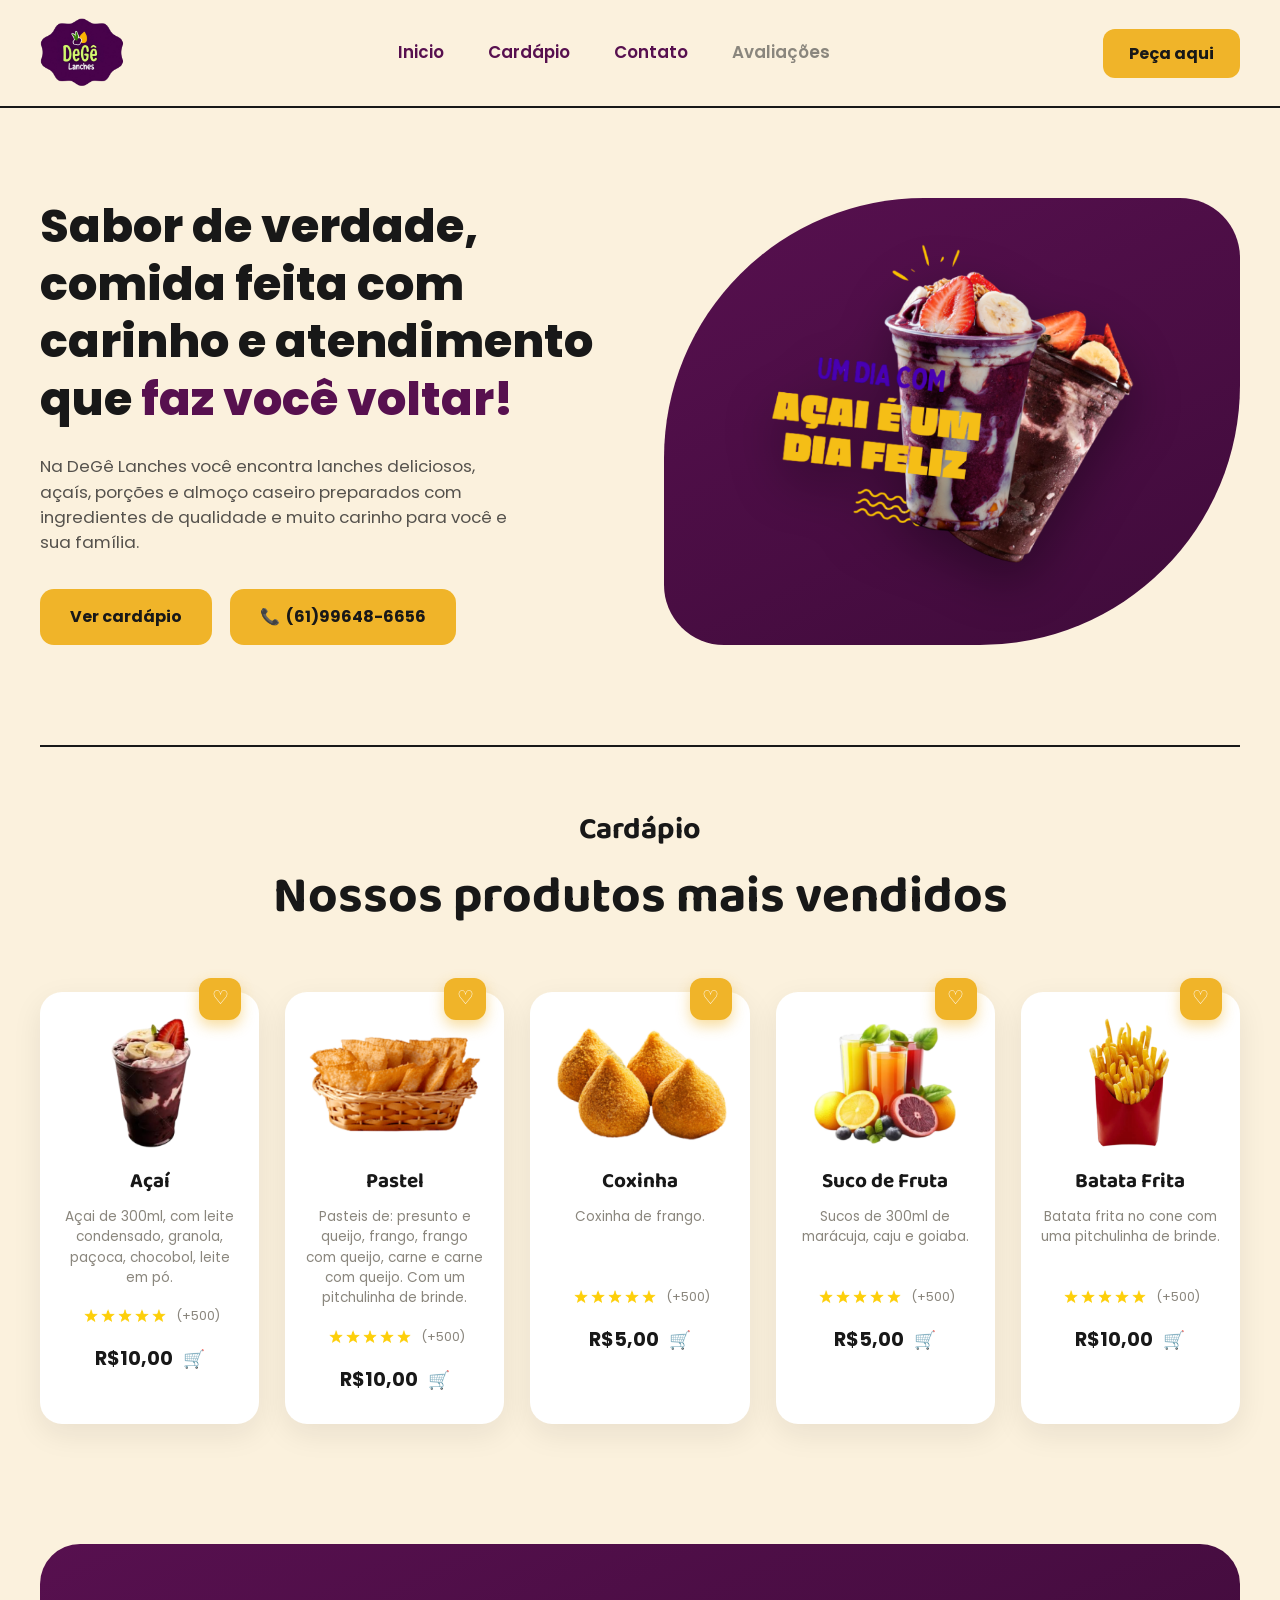
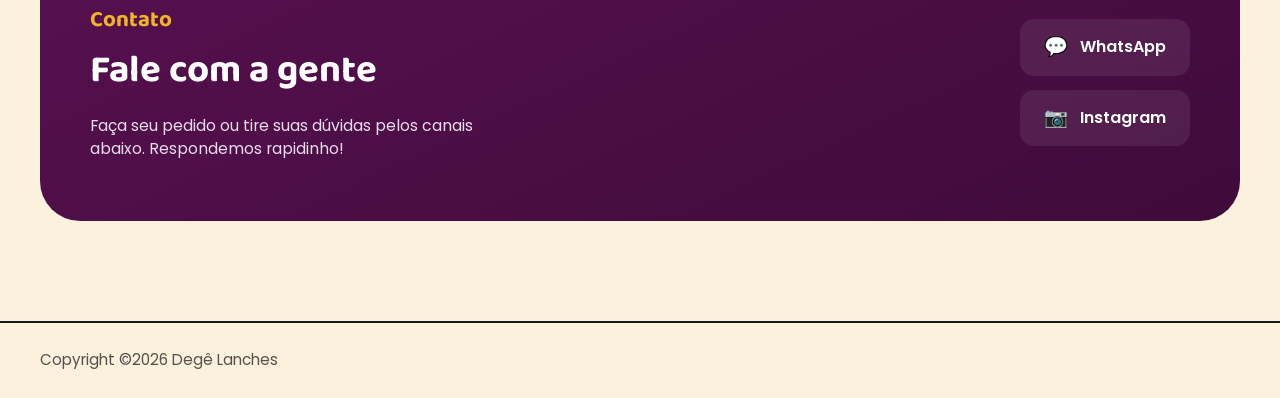
<file: index.html>
<!DOCTYPE html>
<html lang="pt-br">
<head>
    <meta charset="UTF-8">
    <meta name="viewport" content="width=device-width, initial-scale=1.0">
    <link rel="preconnect" href="https://fonts.googleapis.com">
    <link rel="preconnect" href="https://fonts.gstatic.com" crossorigin>
    <link href="https://fonts.googleapis.com/css2?family=Baloo+2:wght@600;700;800&family=Poppins:wght@400;500;600;700;800&display=swap" rel="stylesheet">
    <link rel="stylesheet" href="style.css">
    <title>DeGê Lanches</title>
</head>

<body id="inicio">

<header class="cabecalho">
    <div class="nav_bar">
        <div class="logo">
            <img src="imagens/Dege_Lanches_Logo-removebg-preview.png" alt="DeGê Lanches">
        </div>

        <nav class="links">
            <a href="#inicio">Inicio</a>
            <a href="#cardapio-secao">Cardápio</a>
            <a href="#contato-secao">Contato</a>
            <p>Avaliações</p>
        </nav>

        <a href="https://wa.me/5561996486656">
        <button class="btn-peca-aqui">Peça aqui</button>
        </a>
    </div>
</header>

<main class="conteudo">

    <section class="hero">
        <div class="hero-texto">
            <h2 class="texto">Sabor de verdade, <br>
                comida feita com <br>
                carinho e atendimento <br>
                que <span class="destaque">faz você voltar!</span>
            </h2>

            <p class="descricao">
                Na DeGê Lanches você encontra lanches deliciosos, açaís,
                porções e almoço caseiro preparados com ingredientes de
                qualidade e muito carinho para você e sua família.
            </p>

            <div class="opcoes">
                <a href="#cardapio-secao" class="btn-cardapio">Ver cardápio</a>

                <a href="https://wa.me/5561996486656" class="btn-telefone">
                    <span class="icone-telefone">&#128222;</span>
                    (61)99648-6656
                </a>
            </div>
        </div>

        <div class="hero-imagem">
            <img class="foto_exibicao"
                 src="imagens/ea1a03c4-e547-437b-a51c-0a3da099a26e.png"
                 alt="Açaí DeGê Lanches">
        </div>
    </section>


    <section class="cardapio-secao" id="cardapio-secao">

        <div class="cardapio-titulo">
            <h1>Cardápio</h1>
            <h2>Nossos produtos mais vendidos</h2>
        </div>

        <div class="container">

            <div class="produto-card acai">
                <div class="badge-favorito">&#9825;</div>

                <img src="imagens/cb75b860-e7ca-4eac-af41-f4264499825a.png"
                     alt="Açaí">

                <h1 class="nome-produto">Açaí</h1>

                <p class="descricao-produto">
                    Açai de 300ml, com leite condensado, granola, paçoca,
                    chocobol, leite em pó.
                </p>

                <div class="cinco-estrelas">
                    <img src="imagens/five-stars-icon-on-transparent-background-free-png.webp"
                         alt="5 estrelas">
                    <p>(+500)</p>
                </div>

                <div class="preco-linha">
                    <h1 class="preco">R$10,00</h1>
                    <span class="carrinho">&#128722;</span>
                </div>
            </div>


            <div class="produto-card pastel">
                <div class="badge-favorito">&#9825;</div>

                <img src="imagens/0764c602-b1e8-43a0-a7f9-839c49763763.png"
                     alt="Pastel">

                <h1 class="nome-produto">Pastel</h1>

                <p class="descricao-produto">
                    Pasteis de: presunto e queijo, frango, frango com queijo,
                    carne e carne com queijo. Com um pitchulinha de brinde.
                </p>

                <div class="cinco-estrelas">
                    <img src="imagens/five-stars-icon-on-transparent-background-free-png.webp"
                         alt="5 estrelas">
                    <p>(+500)</p>
                </div>

                <div class="preco-linha">
                    <h1 class="preco">R$10,00</h1>
                    <span class="carrinho">&#128722;</span>
                </div>
            </div>


            <div class="produto-card coxinha">
                <div class="badge-favorito">&#9825;</div>

                <img src="imagens/99c15a7d-0e9e-4369-b578-86ce59105bc8.png"
                     alt="Coxinha">

                <h1 class="nome-produto">Coxinha</h1>

                <p class="descricao-produto">
                    Coxinha de frango.
                </p>

                <div class="cinco-estrelas">
                    <img src="imagens/five-stars-icon-on-transparent-background-free-png.webp"
                         alt="5 estrelas">
                    <p>(+500)</p>
                </div>

                <div class="preco-linha">
                    <h1 class="preco">R$5,00</h1>
                    <span class="carrinho">&#128722;</span>
                </div>
            </div>


            <div class="produto-card suco-de-frutas">
                <div class="badge-favorito">&#9825;</div>

                <img src="imagens/ba9c9bf1-e7d7-4335-b981-184b8977afb8.png"
                     alt="Suco de Fruta">

                <h1 class="nome-produto">Suco de Fruta</h1>

                <p class="descricao-produto">
                    Sucos de 300ml de marácuja, caju e goiaba.
                </p>

                <div class="cinco-estrelas">
                    <img src="imagens/five-stars-icon-on-transparent-background-free-png.webp"
                         alt="5 estrelas">
                    <p>(+500)</p>
                </div>

                <div class="preco-linha">
                    <h1 class="preco">R$5,00</h1>
                    <span class="carrinho">&#128722;</span>
                </div>
            </div>


            <div class="produto-card batata-frita">
                <div class="badge-favorito">&#9825;</div>

                <img src="imagens/e9290ec5-24e0-4d85-98c1-7668468da373.png"
                     alt="Batata Frita">

                <h1 class="nome-produto">Batata Frita</h1>

                <p class="descricao-produto">
                    Batata frita no cone com uma pitchulinha de brinde.
                </p>

                <div class="cinco-estrelas">
                    <img src="imagens/five-stars-icon-on-transparent-background-free-png.webp"
                         alt="5 estrelas">
                    <p>(+500)</p>
                </div>

                <div class="preco-linha">
                    <h1 class="preco">R$10,00</h1>
                    <span class="carrinho">&#128722;</span>
                </div>
            </div>

        </div>
    </section>


    <section class="contato-secao" id="contato-secao">

        <div class="contato-caixa">

            <div class="contato-texto">
                <h1>Contato</h1>
                <h2>Fale com a gente</h2>

                <p class="contato-descricao">
                    Faça seu pedido ou tire suas dúvidas pelos canais abaixo.
                    Respondemos rapidinho!
                </p>
            </div>

            <div class="contato-lista">

                <a href="https://wa.me/5561996486656" class="contato-item">
                    <span class="contato-icone">&#128172;</span>
                    <span>WhatsApp</span>
                </a>

                <a href="https://www.instagram.com/degelanche?stkn=MTNpdzZ5amg5bTFlZw==" class="contato-item">
                    <span class="contato-icone">&#128247;</span>
                    <span>Instagram</span>
                </a>

            </div>
        </div>
    </section>

</main>


<footer class="rodape">

    <p>Copyright ©2026 Degê Lanches</p>

    <div class="redes-sociais-rodape">
    </div>

</footer>


<script link="script" href></script>

</body>
</html>
</file>
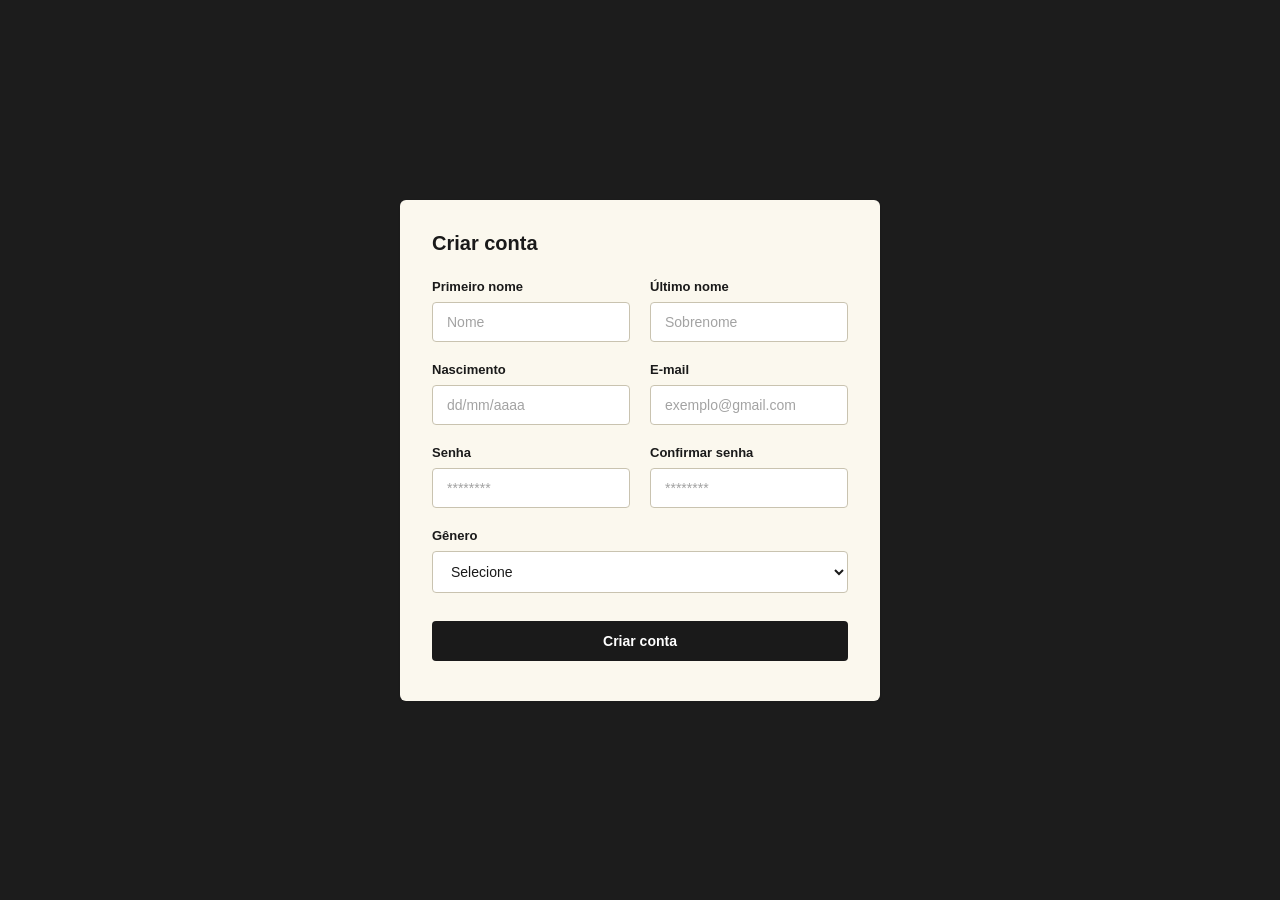
<file: teladecadastro/index.html>
<!DOCTYPE html>
<html lang="pt-BR">
<head>
  <meta charset="UTF-8">
  <meta name="viewport" content="width=device-width, initial-scale=1.0">
  <title>Criar conta</title>
  <link rel="stylesheet" href="style.css">
</head>
<body>

  <div class="card">
    <h1>Criar conta</h1>

    <form id="signup-form">
      <div class="row">
        <div class="field">
          <label for="first-name">Primeiro nome</label>
          <input type="text" id="first-name" name="firstName" placeholder="Nome" required>
        </div>

        <div class="field">
          <label for="last-name">Último nome</label>
          <input type="text" id="last-name" name="lastName" placeholder="Sobrenome" required>
        </div>
      </div>

      <div class="row">
        <div class="field">
          <label for="birth-date">Nascimento</label>
          <input type="text" id="birth-date" name="birthDate" placeholder="dd/mm/aaaa" inputmode="numeric" maxlength="10" required>
        </div>

        <div class="field">
          <label for="email">E-mail</label>
          <input type="email" id="email" name="email" placeholder="exemplo@gmail.com" required>
        </div>
      </div>

      <div class="row">
        <div class="field">
          <label for="password">Senha</label>
          <input type="password" id="password" name="password" placeholder="********" required minlength="8">
        </div>

        <div class="field">
          <label for="confirm-password">Confirmar senha</label>
          <input type="password" id="confirm-password" name="confirmPassword" placeholder="********" required minlength="8">
        </div>
      </div>

      <div class="field">
        <label for="gender">Gênero</label>
        <select id="gender" name="gender">
          <option value="" disabled selected>Selecione</option>
          <option value="masculino">Masculino</option>
          <option value="feminino">Feminino</option>
          <option value="outro">Outro</option>
        </select>
      </div>

      <div class="submit-row">
        <button type="submit" class="submit">Criar conta</button>
      </div>
    </form>
  </div>

  <script src="script.js"></script>
</body>
</html>
</file>
<file: style.css>
/* ==========================================================================
   DeGê Lanches — estilos gerais
   ========================================================================== */

:root {
    --creme: #fbf1dd;
    --roxo: #57104f;
    --roxo-escuro: #3f0b3a;
    --amarelo: #f0b429;
    --amarelo-escuro: #dd9f1a;
    --preto: #181818;
    --cinza: #55524d;
    --cinza-claro: #8a867d;
    --branco: #ffffff;

    --fonte-titulo: "Baloo 2", "Poppins", sans-serif;
    --fonte-corpo: "Poppins", sans-serif;

    --raio-card: 22px;
    --sombra-card: 0 10px 30px rgba(24, 24, 24, 0.08);
}

* {
    margin: 0;
    padding: 0;
    box-sizing: border-box;
}

html {
    scroll-behavior: smooth;
}

body {
    background-color: var(--creme);
    color: var(--preto);
    font-family: var(--fonte-corpo);
    line-height: 1.5;
    overflow-x: hidden;
}

img {
    display: block;
    max-width: 100%;
}

button {
    font-family: var(--fonte-corpo);
    cursor: pointer;
    border: none;
}

a {
    text-decoration: none;
    color: inherit;
}

/* ==========================================================================
   Cabeçalho
   ========================================================================== */

.cabecalho {
    border-bottom: 2px solid var(--preto);
    background-color: var(--creme);
    position: sticky;
    top: 0;
    z-index: 100;
}

.nav_bar {
    max-width: 1360px;
    margin: 0 auto;
    padding: 18px 40px;
    display: flex;
    align-items: center;
    justify-content: space-between;
    gap: 24px;
}

.logo img {
    height: 70px;
    width: auto;
}

.links {
    display: flex;
    align-items: center;
    gap: 44px;
}

.links a,
.links p {
    font-weight: 600;
    font-size: 1.05rem;
    color: var(--roxo);
}

.links a {
    cursor: pointer;
    transition: color 0.2s ease;
}

.links a:hover {
    color: var(--amarelo-escuro);
}

.links p {
    color: var(--cinza-claro);
    cursor: default;
}

.btn-peca-aqui {
    background-color: var(--amarelo);
    color: var(--preto);
    font-weight: 700;
    font-size: 1rem;
    padding: 12px 26px;
    border-radius: 12px;
    transition: transform 0.15s ease, background-color 0.2s ease;
}

.btn-peca-aqui:hover {
    background-color: var(--amarelo-escuro);
    transform: translateY(-2px);
}

/* ==========================================================================
   Hero
   ========================================================================== */

.conteudo {
    max-width: 1360px;
    margin: 0 auto;
    padding: 0 40px;
}

.hero {
    display: flex;
    align-items: center;
    justify-content: space-between;
    gap: 64px;
    padding: 90px 0 100px;
}

.hero-texto {
    flex: 1 1 480px;
    max-width: 560px;
}

.texto {
    font-family: var(--fonte-corpo);
    font-weight: 800;
    font-size: clamp(2.1rem, 3.6vw, 2.9rem);
    line-height: 1.25;
    color: var(--preto);
}

.texto .destaque {
    color: var(--roxo);
}

.descricao {
    margin-top: 26px;
    color: var(--cinza);
    font-size: 1.05rem;
    max-width: 480px;
}

.opcoes {
    display: flex;
    align-items: center;
    gap: 18px;
    margin-top: 34px;
}

/* Os dois links de "Ver cardápio" e telefone são estilizados como botões */
.opcoes a {
    display: inline-flex;
    align-items: center;
    justify-content: center;
    background-color: var(--amarelo);
    color: var(--preto);
    font-weight: 700;
    font-size: 1rem;
    padding: 16px 30px;
    border-radius: 14px;
    transition: transform 0.15s ease, background-color 0.2s ease;
}

.opcoes a:hover {
    background-color: var(--amarelo-escuro);
    transform: translateY(-2px);
}

.icone-telefone {
    margin-right: 6px;
}


.hero-imagem {
    position: relative;
    flex: 1 1 480px;
    max-width: 640px;
    aspect-ratio: 4 / 3.1;
    background: linear-gradient(155deg, var(--roxo) 0%, var(--roxo-escuro) 100%);
    border-radius: 260px 60px 260px 60px;
    display: flex;
    align-items: center;
    justify-content: center;
    overflow: hidden;
}

.foto_exibicao {
    max-width: 78%;
    max-height: 82%;
    object-fit: contain;
    filter: drop-shadow(0 20px 25px rgba(0, 0, 0, 0.35));
}

/* ==========================================================================
   Cardápio
   ========================================================================== */

.cardapio-secao {
    padding: 60px 0 100px;
    border-top: 2px solid var(--preto);
    scroll-margin-top: 110px; /* compensa o cabeçalho fixo ao rolar até aqui */
}

.cardapio-titulo {
    text-align: center;
    margin-bottom: 56px;
}

.cardapio-titulo h1 {
    font-family: var(--fonte-titulo);
    font-weight: 700;
    font-size: 1.9rem;
    color: var(--preto);
}

.cardapio-titulo h2 {
    font-family: var(--fonte-titulo);
    font-weight: 700;
    font-size: clamp(2.2rem, 4vw, 3.4rem);
    color: var(--preto);
    margin-top: 6px;
}

.container {
    display: grid;
    grid-template-columns: repeat(5, 1fr);
    gap: 26px;
}

.produto-card {
    position: relative;
    background-color: var(--branco);
    border-radius: var(--raio-card);
    box-shadow: var(--sombra-card);
    padding: 26px 20px 30px;
    text-align: center;
    display: flex;
    flex-direction: column;
    align-items: center;
    transition: transform 0.2s ease, box-shadow 0.2s ease;
}

.produto-card:hover {
    transform: translateY(-6px);
    box-shadow: 0 16px 34px rgba(24, 24, 24, 0.12);
}

.produto-card img {
    width: 100%;
    height: 130px;
    object-fit: contain;
    margin-bottom: 18px;
}

.badge-favorito {
    position: absolute;
    top: -14px;
    right: 18px;
    width: 42px;
    height: 42px;
    background-color: var(--amarelo);
    border-radius: 12px;
    display: flex;
    align-items: center;
    justify-content: center;
    color: var(--branco);
    font-size: 1.2rem;
    box-shadow: 0 6px 14px rgba(240, 180, 41, 0.45);
}

.nome-produto {
    font-family: var(--fonte-titulo);
    font-weight: 700;
    font-size: 1.3rem;
    color: var(--preto);
}

.descricao-produto {
    margin-top: 10px;
    color: var(--cinza-claro);
    font-size: 0.85rem;
    line-height: 1.5;
    min-height: 62px;
}

.cinco-estrelas {
    display: flex;
    align-items: center;
    justify-content: center;
    gap: 6px;
    margin-top: 14px;
}

.cinco-estrelas img {
    width: 90px;
    height: auto;
    margin: 0;
}

.cinco-estrelas p {
    font-size: 0.8rem;
    color: var(--cinza-claro);
}

.preco-linha {
    display: flex;
    align-items: center;
    justify-content: center;
    gap: 10px;
    margin-top: 16px;
}

.preco {
    font-family: var(--fonte-corpo);
    font-weight: 700;
    font-size: 1.2rem;
    color: var(--preto);
}

.carrinho {
    font-size: 1.1rem;
}

/* ==========================================================================
   Contato
   ========================================================================== */

.contato-secao {
    padding: 20px 0 100px;
    scroll-margin-top: 110px; /* compensa o cabeçalho fixo ao rolar até aqui */
}

.contato-caixa {
    background: linear-gradient(155deg, var(--roxo) 0%, var(--roxo-escuro) 100%);
    border-radius: 40px;
    padding: 60px 50px;
    display: flex;
    align-items: center;
    justify-content: space-between;
    gap: 40px;
    flex-wrap: wrap;
}

.contato-texto h1 {
    font-family: var(--fonte-titulo);
    font-weight: 700;
    font-size: 1.4rem;
    color: var(--amarelo);
}

.contato-texto h2 {
    font-family: var(--fonte-titulo);
    font-weight: 700;
    font-size: clamp(1.8rem, 3vw, 2.4rem);
    color: var(--branco);
    margin-top: 4px;
}

.contato-descricao {
    color: #e9dced;
    margin-top: 14px;
    max-width: 420px;
    font-size: 0.98rem;
}

.contato-lista {
    display: flex;
    flex-direction: column;
    gap: 14px;
}

.contato-item {
    display: flex;
    align-items: center;
    gap: 12px;
    background-color: rgba(255, 255, 255, 0.08);
    color: var(--branco);
    font-weight: 600;
    padding: 14px 24px;
    border-radius: 14px;
    transition: background-color 0.2s ease, transform 0.15s ease;
}

.contato-item:hover {
    background-color: var(--amarelo);
    color: var(--preto);
    transform: translateY(-2px);
}

.contato-icone {
    font-size: 1.2rem;
}

/* ==========================================================================
   Rodapé
   ========================================================================== */

.rodape {
    border-top: 2px solid var(--preto);
    padding: 26px 40px;
    max-width: 1360px;
    margin: 0 auto;
    display: flex;
    align-items: center;
    justify-content: space-between;
}

.rodape p {
    color: var(--cinza);
    font-size: 0.95rem;
}

.redes-sociais-rodape {
    display: flex;
    gap: 12px;
}

.redes-sociais-rodape .icone-social-ig,
.redes-sociais-rodape .icone-social-zap {
    width: 40px;
    height: 40px;
}

.redes-sociais-rodape .icone-social-ig img,
.redes-sociais-rodape .icone-social-zap img {
    width: 18px;
    height: 18px;
}

/* ==========================================================================
   Responsivo
   ========================================================================== */

@media (max-width: 1180px) {
    .container {
        grid-template-columns: repeat(3, 1fr);
    }
}

@media (max-width: 900px) {
    .nav_bar {
        padding: 16px 24px;
    }

    .links {
        gap: 22px;
    }

    .links p {
        font-size: 0.9rem;
    }

    .hero {
        flex-direction: column;
        padding: 50px 0 70px;
    }

    .hero-texto {
        max-width: 100%;
        text-align: center;
    }

    .descricao {
        margin-left: auto;
        margin-right: auto;
    }

    .opcoes {
        justify-content: center;
    }

    .redes-sociais {
        justify-content: center;
    }

    .hero-imagem {
        max-width: 100%;
        width: 100%;
    }

    .contato-caixa {
        flex-direction: column;
        text-align: center;
        padding: 44px 30px;
    }

    .contato-descricao {
        max-width: 100%;
    }

    .contato-item {
        justify-content: center;
    }
}

@media (max-width: 720px) {
    .links {
        display: none;
    }

    .container {
        grid-template-columns: repeat(2, 1fr);
    }

    .rodape {
        flex-direction: column;
        gap: 14px;
        text-align: center;
    }
}

@media (max-width: 480px) {
    .conteudo {
        padding: 0 20px;
    }

    .container {
        grid-template-columns: 1fr;
    }
}
</file>
<file: teladecadastro/style.css>
/* Reseta margem, preenchimento e box-sizing de todos os elementos */
*{
  margin: 0;                         /* remove margem padrão do navegador */
  padding: 0;                        /* remove preenchimento padrão do navegador */
  box-sizing: border-box;            /* faz padding e border entrarem na largura total do elemento */
}

/* Estilo geral da página */
body{
  min-height: 100vh;                 /* garante que o body ocupe a altura toda da tela */
  background: #1c1c1c;               /* cor de fundo escura por trás do cartão */
  font-family: -apple-system, BlinkMacSystemFont, "Segoe UI", Roboto, Arial, sans-serif; /* fonte padrão do sistema */
  display: flex;                     /* ativa flexbox para centralizar o cartão */
  align-items: center;               /* centraliza o cartão verticalmente */
  justify-content: center;           /* centraliza o cartão horizontalmente */
  padding: 40px 16px;                /* respiro nas bordas em telas pequenas */
}

/* Cartão branco que contém o formulário */
.card{
  width: 100%;                       /* ocupa toda a largura disponível até o max-width */
  max-width: 480px;                  /* impede o cartão de ficar largo demais em telas grandes */
  background: #fbf8ee;               /* cor de fundo clara do cartão */
  border-radius: 6px;                /* arredonda os cantos do cartão */
  padding: 32px 32px 40px;           /* espaçamento interno do cartão */
  box-shadow: 0 1px 3px rgba(0,0,0,0.06); /* sombra sutil para dar profundidade */
}

/* Título "Criar conta" */
.card h1{
  font-size: 20px;                   /* tamanho da fonte do título */
  font-weight: 700;                  /* deixa o título em negrito */
  color: #1a1a1a;                    /* cor do texto do título */
  margin-bottom: 24px;               /* espaço abaixo do título, antes do formulário */
}

/* Formulário: organiza os grupos (.row) em coluna, um embaixo do outro */
form{
  display: flex;                     /* ativa flexbox no formulário */
  flex-direction: column;            /* empilha as linhas (.row) verticalmente */
  gap: 20px;                         /* espaço entre cada linha do formulário */
}

/* Linha que agrupa dois campos lado a lado (ex: nome e sobrenome) */
.row{
  display: grid;                     /* ativa grid para dividir em colunas */
  grid-template-columns: 1fr 1fr;    /* cria duas colunas de largura igual */
  gap: 20px;                         /* espaço entre as duas colunas */
}

/* Container de cada campo (label + input) */
.field{
  display: flex;                     /* ativa flexbox no campo */
  flex-direction: column;            /* empilha label em cima e input embaixo */
  gap: 8px;                          /* espaço entre o label e o input */
}

/* Texto do label acima de cada campo */
.field label{
  font-size: 13px;                   /* tamanho da fonte do label */
  font-weight: 700;                  /* deixa o label em negrito */
  color: #1a1a1a;                    /* cor do texto do label */
}

/* Estilo dos campos de texto, e-mail e senha */
.field input{
  width: 100%;                       /* input ocupa toda a largura do campo */
  padding: 11px 14px;                /* espaçamento interno do input */
  font-size: 14px;                   /* tamanho da fonte digitada */
  border: 1px solid #c9c3b0;         /* borda fina e discreta */
  border-radius: 4px;                /* cantos levemente arredondados */
  background: #fff;                  /* fundo branco do campo */
  color: #1a1a1a;                    /* cor do texto digitado */
  outline: none;                     /* remove o contorno azul padrão do navegador */
  transition: border-color .15s ease, box-shadow .15s ease; /* suaviza a mudança visual no foco */
}

/* Cor do texto de exemplo (placeholder) dentro dos inputs */
.field input::placeholder{
  color: #a3a3a3;                    /* cinza claro para diferenciar do texto real */
}

/* Estado do input quando o usuário clica/seleciona ele */
.field input:focus{
  border-color: #8a8a8a;             /* escurece a borda no foco */
  box-shadow: 0 0 0 3px rgba(0,0,0,0.06); /* halo sutil ao redor do campo */
}

/* Estilo do select de gênero, reaproveitando a aparência dos inputs */
.field select{
  width: 100%;                       /* select ocupa toda a largura do campo */
  padding: 11px 14px;                /* mesmo espaçamento interno dos inputs */
  font-size: 14px;                   /* mesmo tamanho de fonte dos inputs */
  border: 1px solid #c9c3b0;         /* mesma borda dos inputs, para manter consistência */
  border-radius: 4px;                /* cantos levemente arredondados */
  background: #fff;                  /* fundo branco igual aos inputs */
  color: #1a1a1a;                    /* cor do texto selecionado */
  outline: none;                     /* remove o contorno azul padrão do navegador */
}

/* Cor especial para quando a opção "Selecione" (vazia) ainda está marcada */
.field select:invalid{
  color: #a3a3a3;                    /* deixa o texto "Selecione" acinzentado, como um placeholder */
}

/* Linha que contém o botão de enviar o formulário */
.submit-row{
  margin-top: 8px;                   /* espaço entre o último campo e o botão */
}

/* Botão "Criar conta" */
button.submit{
  width: 100%;                       /* botão ocupa toda a largura do cartão */
  padding: 12px 14px;                /* espaçamento interno do botão */
  font-size: 14px;                   /* tamanho da fonte do texto do botão */
  font-weight: 700;                  /* texto do botão em negrito */
  color: #fff;                       /* cor do texto do botão */
  background: #1a1a1a;               /* cor de fundo escura do botão */
  border: none;                      /* remove a borda padrão do botão */
  border-radius: 4px;                /* cantos levemente arredondados */
  cursor: pointer;                   /* mostra a mãozinha ao passar o mouse */
  transition: opacity .15s ease;     /* suaviza o efeito de hover */
}

/* Efeito ao passar o mouse por cima do botão */
button.submit:hover{
  opacity: 0.88;                     /* deixa o botão levemente mais claro no hover */
}

/* Ajustes para telas pequenas (celular) */
@media (max-width: 520px){
  .card{
    padding: 24px 20px 28px;         /* reduz o espaçamento interno do cartão no mobile */
  }
  .row{
    grid-template-columns: 1fr;      /* empilha os dois campos da linha em uma única coluna */
  }
}
</file>
